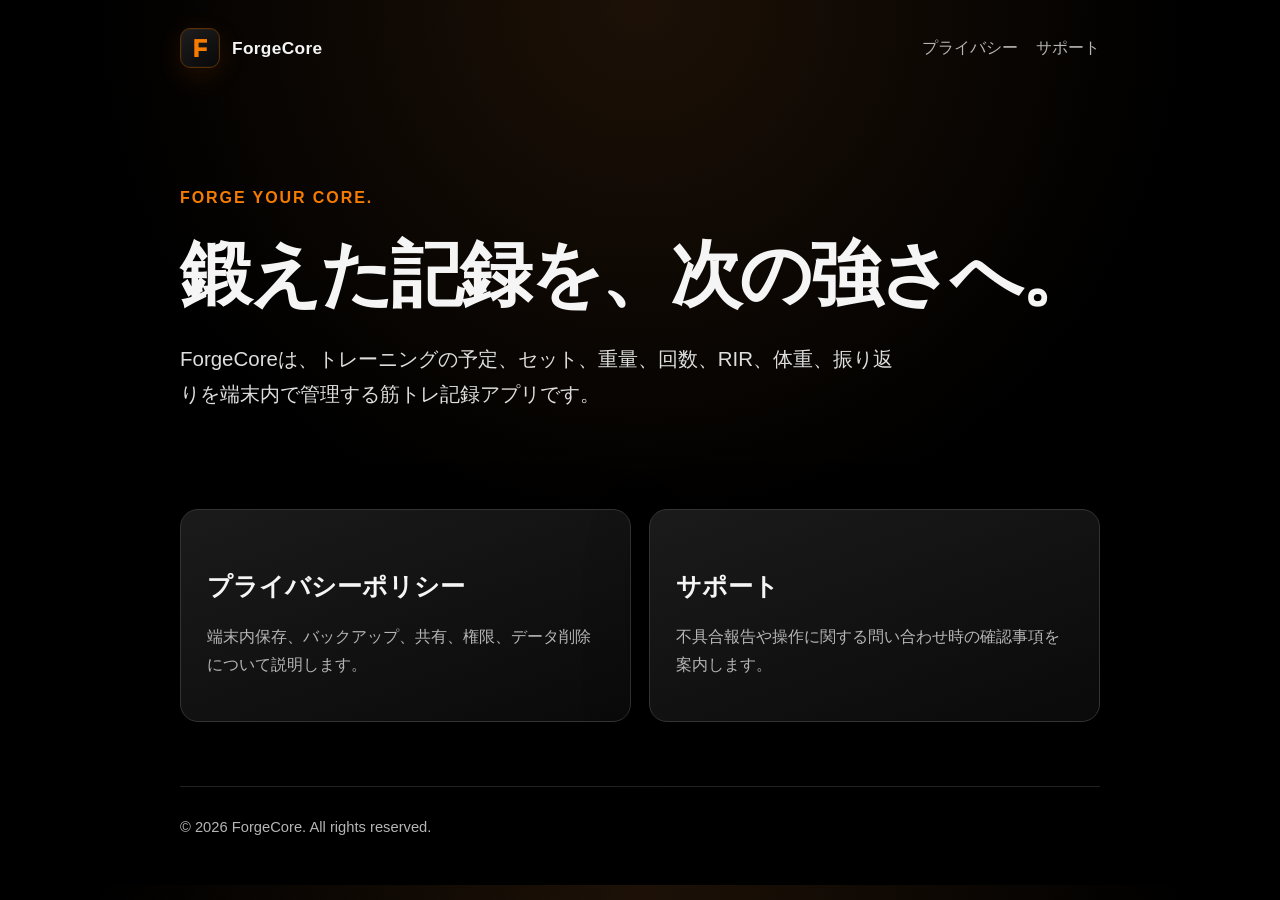
<file: index.html>
<!doctype html>
<html lang="ja">
<head>
  <meta charset="utf-8">
  <meta name="viewport" content="width=device-width, initial-scale=1">
  <meta name="description" content="筋トレ記録アプリ ForgeCore の公式情報ページです。">
  <title>ForgeCore</title>
  <link rel="stylesheet" href="./assets/styles.css">
</head>
<body>
  <header>
    <a class="brand" href="./"><span class="brand-mark" aria-hidden="true">F</span><span>ForgeCore</span></a>
    <nav aria-label="主要ナビゲーション">
      <a href="./privacy/">プライバシー</a>
      <a href="./support/">サポート</a>
    </nav>
  </header>

  <main>
    <section class="hero">
      <p class="eyebrow">Forge Your Core.</p>
      <h1>鍛えた記録を、次の強さへ。</h1>
      <p class="lead">ForgeCoreは、トレーニングの予定、セット、重量、回数、RIR、体重、振り返りを端末内で管理する筋トレ記録アプリです。</p>
    </section>

    <section class="grid" aria-label="公開情報">
      <a class="card" href="./privacy/">
        <h2>プライバシーポリシー</h2>
        <p>端末内保存、バックアップ、共有、権限、データ削除について説明します。</p>
      </a>
      <a class="card" href="./support/">
        <h2>サポート</h2>
        <p>不具合報告や操作に関する問い合わせ時の確認事項を案内します。</p>
      </a>
    </section>
  </main>

  <footer>© 2026 ForgeCore. All rights reserved.</footer>
</body>
</html>
</file>
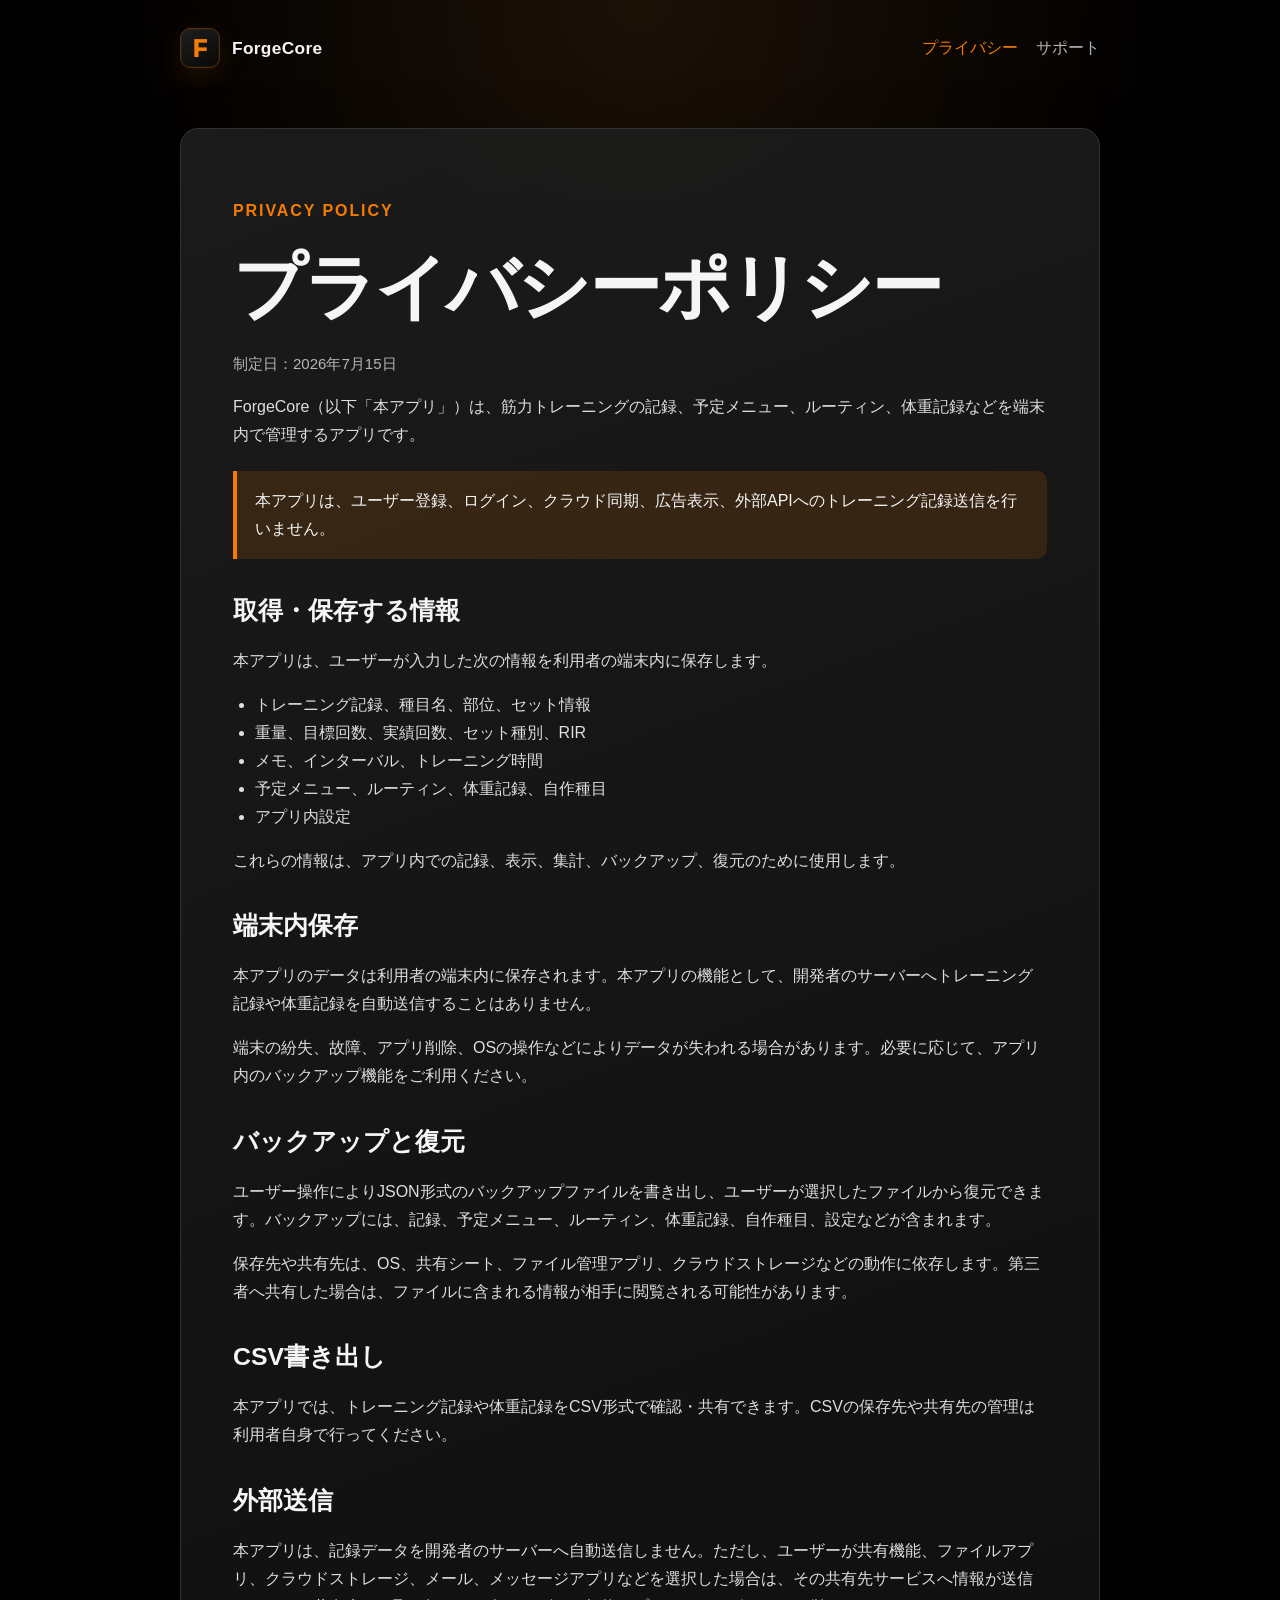
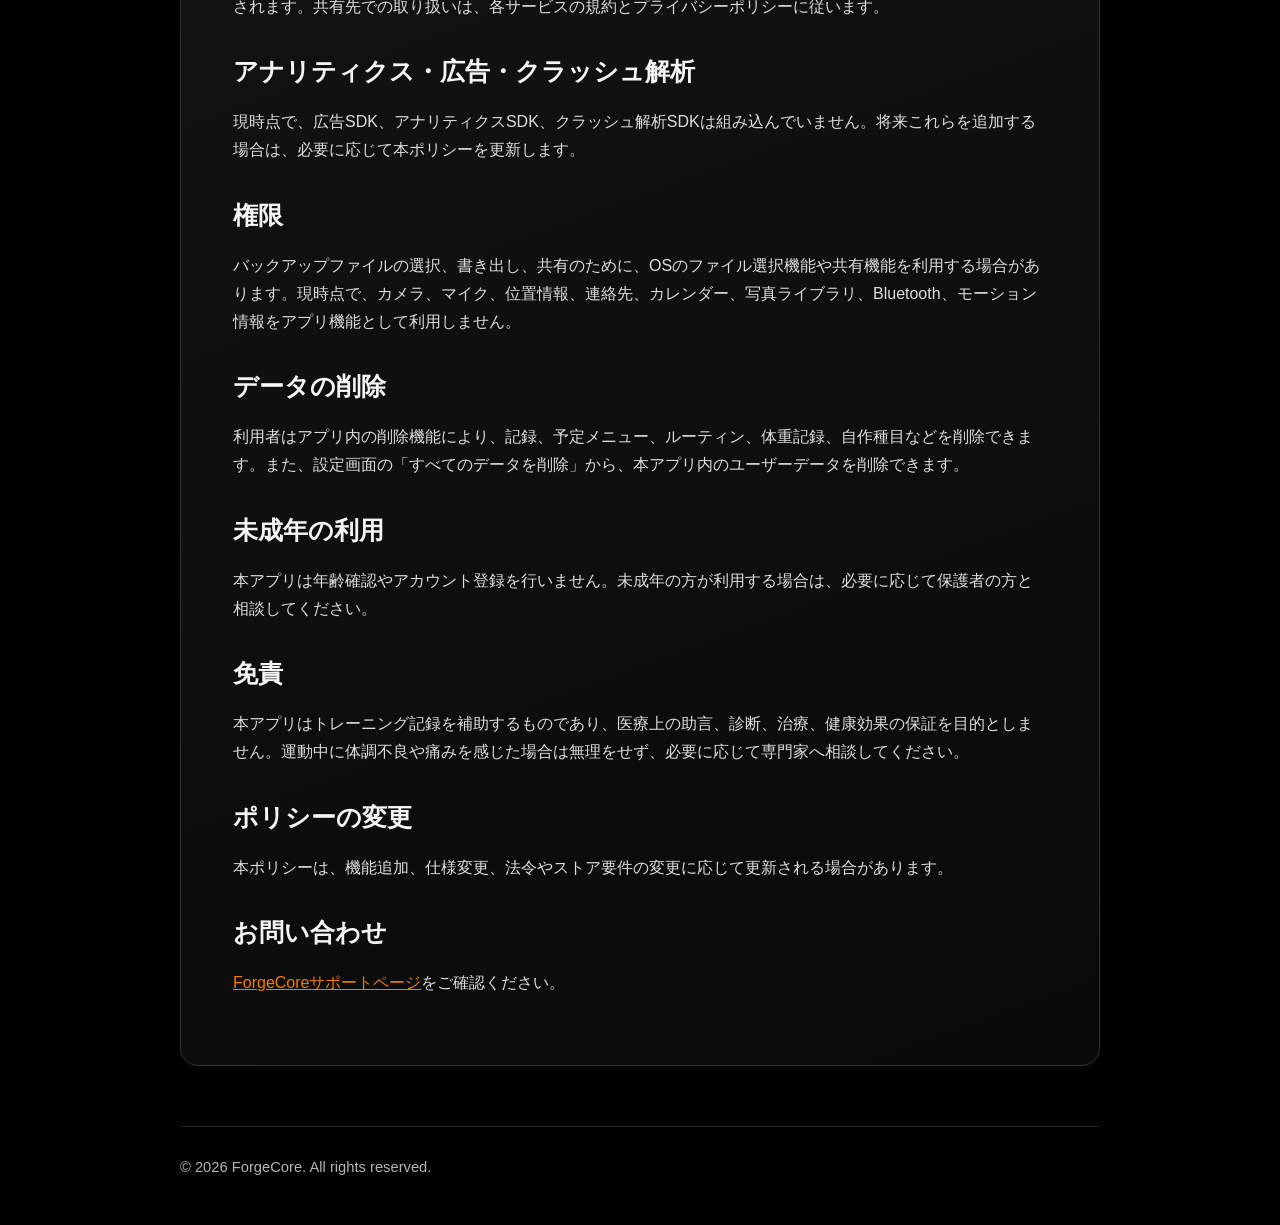
<file: privacy/index.html>
<!doctype html>
<html lang="ja">
<head>
  <meta charset="utf-8">
  <meta name="viewport" content="width=device-width, initial-scale=1">
  <meta name="description" content="ForgeCoreのプライバシーポリシーです。">
  <title>プライバシーポリシー | ForgeCore</title>
  <link rel="stylesheet" href="../assets/styles.css">
</head>
<body>
  <header>
    <a class="brand" href="../"><span class="brand-mark" aria-hidden="true">F</span><span>ForgeCore</span></a>
    <nav aria-label="主要ナビゲーション">
      <a href="./" aria-current="page">プライバシー</a>
      <a href="../support/">サポート</a>
    </nav>
  </header>

  <main>
    <article>
      <p class="eyebrow">Privacy Policy</p>
      <h1>プライバシーポリシー</h1>
      <p class="meta">制定日：2026年7月15日</p>

      <p>ForgeCore（以下「本アプリ」）は、筋力トレーニングの記録、予定メニュー、ルーティン、体重記録などを端末内で管理するアプリです。</p>
      <div class="notice">本アプリは、ユーザー登録、ログイン、クラウド同期、広告表示、外部APIへのトレーニング記録送信を行いません。</div>

      <h2>取得・保存する情報</h2>
      <p>本アプリは、ユーザーが入力した次の情報を利用者の端末内に保存します。</p>
      <ul>
        <li>トレーニング記録、種目名、部位、セット情報</li>
        <li>重量、目標回数、実績回数、セット種別、RIR</li>
        <li>メモ、インターバル、トレーニング時間</li>
        <li>予定メニュー、ルーティン、体重記録、自作種目</li>
        <li>アプリ内設定</li>
      </ul>
      <p>これらの情報は、アプリ内での記録、表示、集計、バックアップ、復元のために使用します。</p>

      <h2>端末内保存</h2>
      <p>本アプリのデータは利用者の端末内に保存されます。本アプリの機能として、開発者のサーバーへトレーニング記録や体重記録を自動送信することはありません。</p>
      <p>端末の紛失、故障、アプリ削除、OSの操作などによりデータが失われる場合があります。必要に応じて、アプリ内のバックアップ機能をご利用ください。</p>

      <h2>バックアップと復元</h2>
      <p>ユーザー操作によりJSON形式のバックアップファイルを書き出し、ユーザーが選択したファイルから復元できます。バックアップには、記録、予定メニュー、ルーティン、体重記録、自作種目、設定などが含まれます。</p>
      <p>保存先や共有先は、OS、共有シート、ファイル管理アプリ、クラウドストレージなどの動作に依存します。第三者へ共有した場合は、ファイルに含まれる情報が相手に閲覧される可能性があります。</p>

      <h2>CSV書き出し</h2>
      <p>本アプリでは、トレーニング記録や体重記録をCSV形式で確認・共有できます。CSVの保存先や共有先の管理は利用者自身で行ってください。</p>

      <h2>外部送信</h2>
      <p>本アプリは、記録データを開発者のサーバーへ自動送信しません。ただし、ユーザーが共有機能、ファイルアプリ、クラウドストレージ、メール、メッセージアプリなどを選択した場合は、その共有先サービスへ情報が送信されます。共有先での取り扱いは、各サービスの規約とプライバシーポリシーに従います。</p>

      <h2>アナリティクス・広告・クラッシュ解析</h2>
      <p>現時点で、広告SDK、アナリティクスSDK、クラッシュ解析SDKは組み込んでいません。将来これらを追加する場合は、必要に応じて本ポリシーを更新します。</p>

      <h2>権限</h2>
      <p>バックアップファイルの選択、書き出し、共有のために、OSのファイル選択機能や共有機能を利用する場合があります。現時点で、カメラ、マイク、位置情報、連絡先、カレンダー、写真ライブラリ、Bluetooth、モーション情報をアプリ機能として利用しません。</p>

      <h2>データの削除</h2>
      <p>利用者はアプリ内の削除機能により、記録、予定メニュー、ルーティン、体重記録、自作種目などを削除できます。また、設定画面の「すべてのデータを削除」から、本アプリ内のユーザーデータを削除できます。</p>

      <h2>未成年の利用</h2>
      <p>本アプリは年齢確認やアカウント登録を行いません。未成年の方が利用する場合は、必要に応じて保護者の方と相談してください。</p>

      <h2>免責</h2>
      <p>本アプリはトレーニング記録を補助するものであり、医療上の助言、診断、治療、健康効果の保証を目的としません。運動中に体調不良や痛みを感じた場合は無理をせず、必要に応じて専門家へ相談してください。</p>

      <h2>ポリシーの変更</h2>
      <p>本ポリシーは、機能追加、仕様変更、法令やストア要件の変更に応じて更新される場合があります。</p>

      <h2>お問い合わせ</h2>
      <p><a href="../support/">ForgeCoreサポートページ</a>をご確認ください。</p>
    </article>
  </main>

  <footer>© 2026 ForgeCore. All rights reserved.</footer>
</body>
</html>
</file>
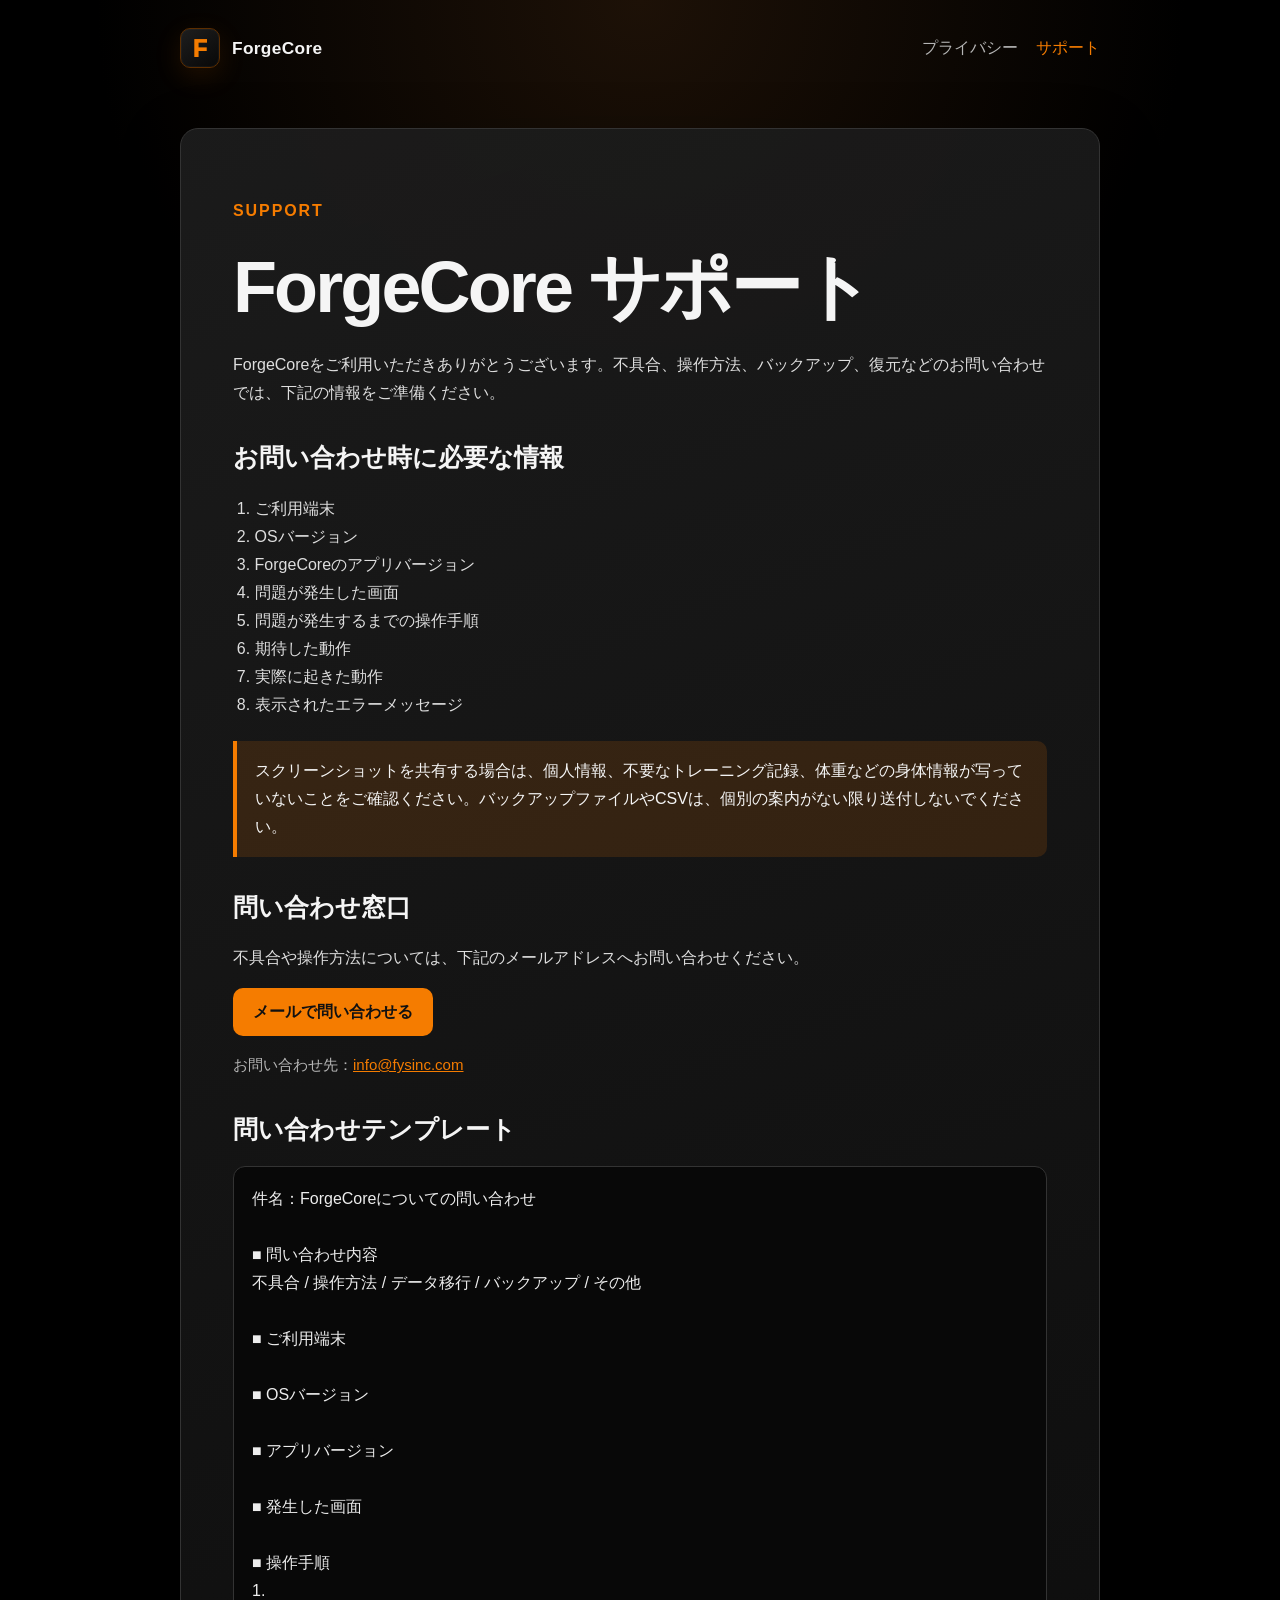
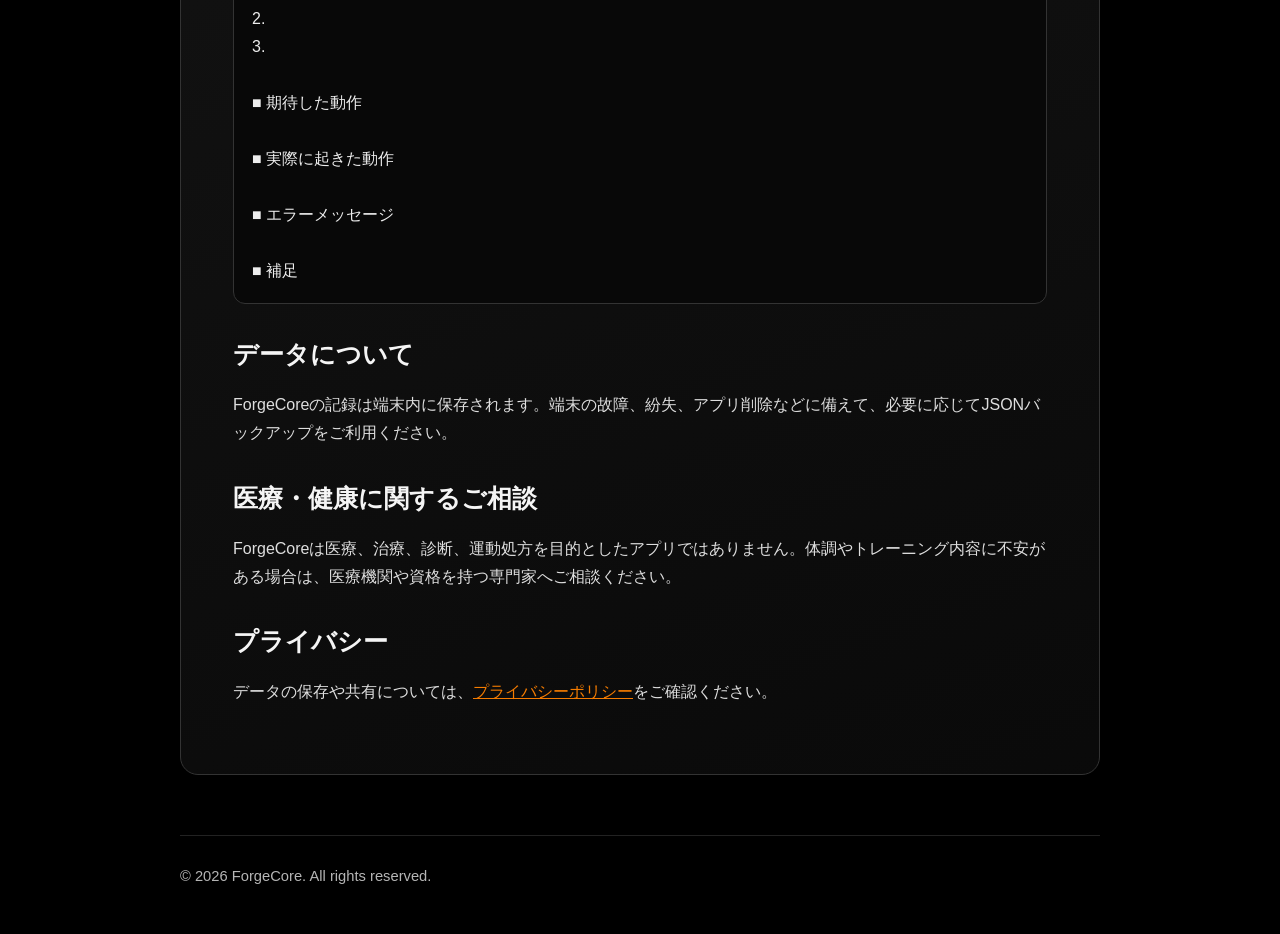
<file: support/index.html>
<!doctype html>
<html lang="ja">
<head>
  <meta charset="utf-8">
  <meta name="viewport" content="width=device-width, initial-scale=1">
  <meta name="description" content="ForgeCoreのサポートページです。">
  <title>サポート | ForgeCore</title>
  <link rel="stylesheet" href="../assets/styles.css">
</head>
<body>
  <header>
    <a class="brand" href="../"><span class="brand-mark" aria-hidden="true">F</span><span>ForgeCore</span></a>
    <nav aria-label="主要ナビゲーション">
      <a href="../privacy/">プライバシー</a>
      <a href="./" aria-current="page">サポート</a>
    </nav>
  </header>

  <main>
    <article>
      <p class="eyebrow">Support</p>
      <h1>ForgeCore サポート</h1>
      <p>ForgeCoreをご利用いただきありがとうございます。不具合、操作方法、バックアップ、復元などのお問い合わせでは、下記の情報をご準備ください。</p>

      <h2>お問い合わせ時に必要な情報</h2>
      <ol>
        <li>ご利用端末</li>
        <li>OSバージョン</li>
        <li>ForgeCoreのアプリバージョン</li>
        <li>問題が発生した画面</li>
        <li>問題が発生するまでの操作手順</li>
        <li>期待した動作</li>
        <li>実際に起きた動作</li>
        <li>表示されたエラーメッセージ</li>
      </ol>

      <div class="notice">スクリーンショットを共有する場合は、個人情報、不要なトレーニング記録、体重などの身体情報が写っていないことをご確認ください。バックアップファイルやCSVは、個別の案内がない限り送付しないでください。</div>

      <h2>問い合わせ窓口</h2>
      <p>不具合や操作方法については、下記のメールアドレスへお問い合わせください。</p>
      <p><a class="contact-button" href="mailto:info@fysinc.com?subject=ForgeCore%E3%81%AB%E3%81%A4%E3%81%84%E3%81%A6%E3%81%AE%E5%95%8F%E3%81%84%E5%90%88%E3%82%8F%E3%81%9B">メールで問い合わせる</a></p>
      <p class="meta">お問い合わせ先：<a href="mailto:info@fysinc.com">info@fysinc.com</a></p>

      <h2>問い合わせテンプレート</h2>
      <div class="template">件名：ForgeCoreについての問い合わせ

■ 問い合わせ内容
不具合 / 操作方法 / データ移行 / バックアップ / その他

■ ご利用端末

■ OSバージョン

■ アプリバージョン

■ 発生した画面

■ 操作手順
1.
2.
3.

■ 期待した動作

■ 実際に起きた動作

■ エラーメッセージ

■ 補足</div>

      <h2>データについて</h2>
      <p>ForgeCoreの記録は端末内に保存されます。端末の故障、紛失、アプリ削除などに備えて、必要に応じてJSONバックアップをご利用ください。</p>

      <h2>医療・健康に関するご相談</h2>
      <p>ForgeCoreは医療、治療、診断、運動処方を目的としたアプリではありません。体調やトレーニング内容に不安がある場合は、医療機関や資格を持つ専門家へご相談ください。</p>

      <h2>プライバシー</h2>
      <p>データの保存や共有については、<a href="../privacy/">プライバシーポリシー</a>をご確認ください。</p>
    </article>
  </main>

  <footer>© 2026 ForgeCore. All rights reserved.</footer>
</body>
</html>
</file>
<file: assets/styles.css>
:root {
  color-scheme: dark;
  --bg: #000000;
  --surface: #111111;
  --surface-2: #1b1b1b;
  --border: #333333;
  --text: #f5f5f5;
  --muted: #b5b5b5;
  --accent: #f57c00;
  --accent-soft: rgba(245, 124, 0, 0.14);
  font-family: -apple-system, BlinkMacSystemFont, "Segoe UI", "Noto Sans JP", sans-serif;
}

* { box-sizing: border-box; }

body {
  margin: 0;
  background: radial-gradient(circle at top, #1d1107 0, var(--bg) 34rem);
  color: var(--text);
  line-height: 1.75;
}

a { color: var(--accent); }

a:hover { text-decoration: none; }

header, main, footer {
  width: min(920px, calc(100% - 32px));
  margin-inline: auto;
}

header {
  display: flex;
  align-items: center;
  justify-content: space-between;
  gap: 24px;
  padding: 28px 0;
}

.brand {
  display: inline-flex;
  align-items: center;
  gap: 12px;
  color: var(--text);
  font-size: 1.08rem;
  font-weight: 800;
  text-decoration: none;
  letter-spacing: 0.02em;
}

.brand-mark {
  display: grid;
  place-items: center;
  width: 40px;
  height: 40px;
  border: 1px solid #5d2e00;
  border-radius: 10px;
  background: linear-gradient(145deg, #1e1e1e, #080808);
  color: var(--accent);
  font-size: 1.45rem;
  font-weight: 950;
  box-shadow: inset 0 0 0 1px rgba(255,255,255,.03), 0 8px 28px rgba(245,124,0,.12);
}

nav { display: flex; flex-wrap: wrap; gap: 18px; }
nav a { color: var(--muted); text-decoration: none; }
nav a:hover, nav a[aria-current="page"] { color: var(--accent); }

.hero { padding: 72px 0 44px; }
.eyebrow { color: var(--accent); font-weight: 800; letter-spacing: .12em; text-transform: uppercase; }

h1, h2, h3 { line-height: 1.28; }
h1 { margin: 8px 0 18px; font-size: clamp(2.25rem, 7vw, 4.5rem); letter-spacing: -0.04em; }
h2 { margin-top: 2.2rem; font-size: 1.55rem; }
h3 { margin-top: 1.6rem; font-size: 1.15rem; }

.lead { max-width: 720px; color: #dedede; font-size: clamp(1.05rem, 2.4vw, 1.28rem); }

.grid {
  display: grid;
  grid-template-columns: repeat(auto-fit, minmax(250px, 1fr));
  gap: 18px;
  margin: 32px 0 64px;
}

.card, article {
  border: 1px solid var(--border);
  border-radius: 18px;
  background: linear-gradient(160deg, rgba(28,28,28,.95), rgba(10,10,10,.98));
  box-shadow: 0 20px 60px rgba(0,0,0,.34);
}

.card { display: block; padding: 26px; color: var(--text); text-decoration: none; }
.card:hover { border-color: #704016; transform: translateY(-1px); }
.card p { color: var(--muted); }

article { padding: clamp(24px, 5vw, 52px); margin: 32px 0 60px; }
article p, article li { color: #dedede; }
article ul, article ol { padding-left: 1.35rem; }

.notice {
  margin: 22px 0;
  padding: 16px 18px;
  border-left: 4px solid var(--accent);
  border-radius: 0 10px 10px 0;
  background: var(--accent-soft);
}

.meta { color: var(--muted); font-size: .94rem; }
.contact-button {
  display: inline-flex;
  align-items: center;
  justify-content: center;
  min-height: 48px;
  padding: 10px 20px;
  border-radius: 10px;
  background: var(--accent);
  color: #111111;
  font-weight: 800;
  text-decoration: none;
}
.contact-button:hover { filter: brightness(1.08); }
.template {
  white-space: pre-wrap;
  padding: 18px;
  border: 1px solid var(--border);
  border-radius: 12px;
  background: #080808;
  color: #ededed;
  overflow-wrap: anywhere;
}

footer {
  padding: 28px 0 44px;
  border-top: 1px solid #222;
  color: var(--muted);
  font-size: .92rem;
}

@media (max-width: 640px) {
  header { align-items: flex-start; flex-direction: column; }
  .hero { padding-top: 38px; }
}
</file>
